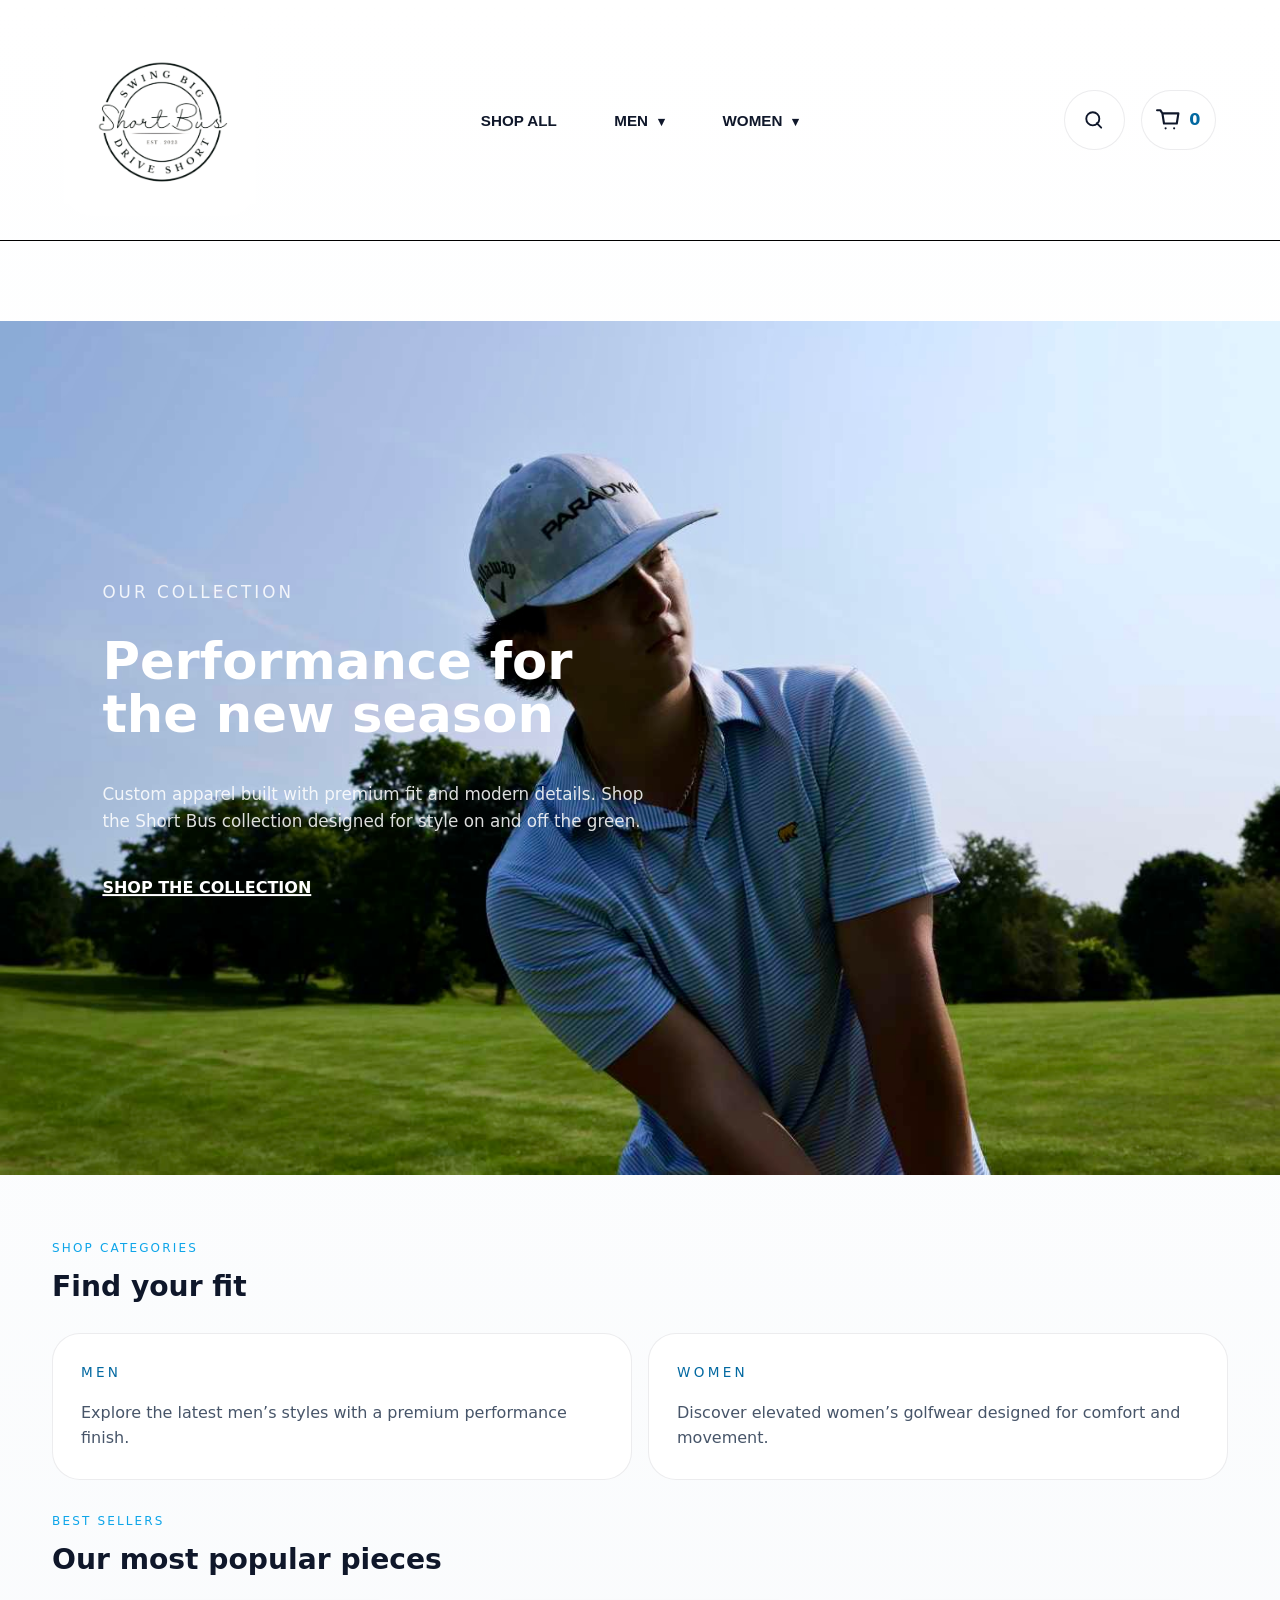
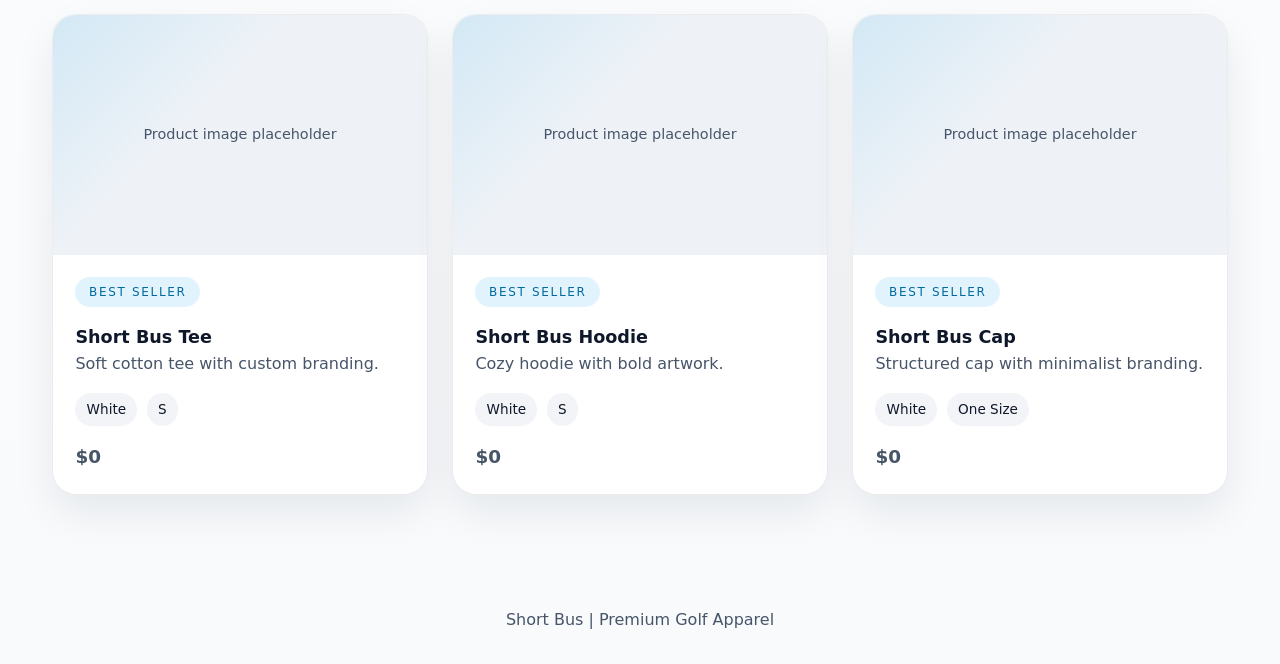
<file: website/index.html>
<!DOCTYPE html>
<html lang="en">
<head>
  <meta charset="UTF-8" />
  <meta name="viewport" content="width=device-width, initial-scale=1.0" />
  <title>Short Bus | Shop</title>
  <link rel="stylesheet" href="styles.css" />
</head>
<body>
  <header class="site-header">
    <a class="brand-mark" href="index.html">
      <img src="assets/sblogo.jpeg" alt="Short Bus logo" class="brand-logo" />
    </a>

    <div class="header-center">
      <button class="nav-item active">SHOP ALL</button>
      <div class="nav-dropdown">
        <button class="nav-item">MEN <span class="caret">▾</span></button>
        <div class="dropdown-menu">Placeholder</div>
      </div>
      <div class="nav-dropdown">
        <button class="nav-item">WOMEN <span class="caret">▾</span></button>
        <div class="dropdown-menu">Placeholder</div>
      </div>
    </div>

    <div class="header-actions">
      <button class="icon-button" aria-label="Search">
        <svg viewBox="0 0 24 24" aria-hidden="true"><path d="M10.5 3.5a7 7 0 1 1 0 14 7 7 0 0 1 0-14Zm9 16.5-4.8-4.8" fill="none" stroke="currentColor" stroke-width="2" stroke-linecap="round"/></svg>
      </button>
      <a class="icon-button cart-button" href="cart.html" aria-label="Cart">
        <svg viewBox="0 0 24 24" aria-hidden="true"><path d="M6 6h15l-1.5 9.5H7.5L6 6Zm0 0L4 3H1" fill="none" stroke="currentColor" stroke-width="2" stroke-linecap="round" stroke-linejoin="round"/><circle cx="9" cy="20" r="1" fill="currentColor"/><circle cx="17" cy="20" r="1" fill="currentColor"/></svg>
        <span id="cartCount">0</span>
      </a>
    </div>
  </header>

  <main>
    <section class="hero-panel">
      <div class="hero-copy">
        <p class="eyebrow">Our Collection</p>
        <h1>Performance for the new season</h1>
        <p>Custom apparel built with premium fit and modern details. Shop the Short Bus collection designed for style on and off the green.</p>
        <div class="hero-actions">
          <a class="hero-link" href="#products">SHOP THE COLLECTION</a>
        </div>
      </div>
      <div class="hero-visual">
        <div class="hero-media">
          <img src="assets/SBG_DB_IMG.jpg" alt="Short Bus hero image" class="hero-photo" />
          <!-- Future video fallback: <video autoplay muted loop class="hero-video"><source src="assets/hero.mp4" type="video/mp4"></video> -->
        </div>
      </div>
    </section>

    <section id="categories" class="category-section">
      <div class="section-header">
        <p class="eyebrow">Shop categories</p>
        <h2>Find your fit</h2>
      </div>
      <div class="category-grid">
        <a class="category-card" href="#">
          <div class="category-label">MEN</div>
          <p>Explore the latest men’s styles with a premium performance finish.</p>
        </a>
        <a class="category-card" href="#">
          <div class="category-label">WOMEN</div>
          <p>Discover elevated women’s golfwear designed for comfort and movement.</p>
        </a>
      </div>
    </section>

    <section id="products" class="product-section">
      <div class="section-header">
        <p class="eyebrow">Best Sellers</p>
        <h2>Our most popular pieces</h2>
      </div>
      <div class="product-grid" id="productGrid"></div>
    </section>
  </main>

  <footer class="site-footer">
    <p>Short Bus | Premium Golf Apparel</p>
  </footer>

  <script src="script.js"></script>
</body>
</html>
</file>
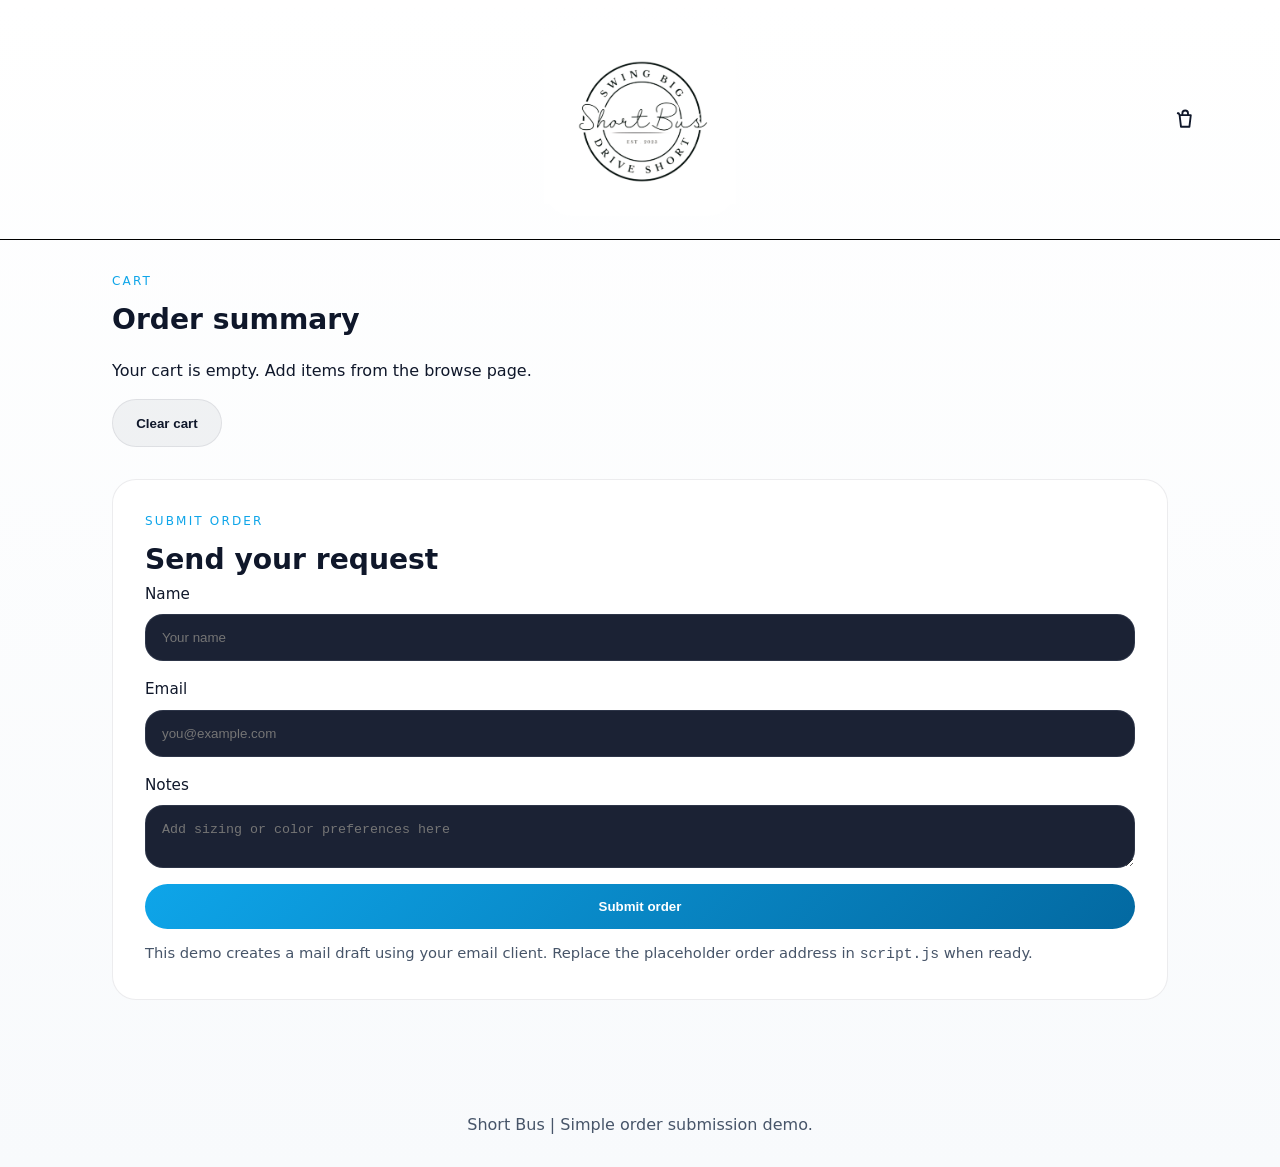
<file: website/cart.html>
<!DOCTYPE html>
<html lang="en">
<head>
  <meta charset="UTF-8" />
  <meta name="viewport" content="width=device-width, initial-scale=1.0" />
  <title>Short Bus | Cart</title>
  <link rel="stylesheet" href="styles.css" />
</head>
<body>
  <header class="site-header cart-page-header">
    <div class="header-center">
      <a class="brand-mark" href="index.html">
        <img src="assets/sblogo.jpeg" alt="Short Bus logo" class="brand-logo" />
      </a>
    </div>

    <div class="header-actions">
      <a class="icon-button bag-button" href="index.html" aria-label="Back to home">
        <svg viewBox="0 0 24 24" aria-hidden="true"><path d="M6 7h12l-1.5 12.5H7.5L6 7Zm0 0L5 5H4" fill="none" stroke="currentColor" stroke-width="2" stroke-linecap="round" stroke-linejoin="round"/><path d="M9 7V5a3 3 0 0 1 6 0v2" fill="none" stroke="currentColor" stroke-width="2" stroke-linecap="round"/></svg>
      </a>
    </div>
  </header>

  <main class="cart-page">
    <section class="cart-panel">
      <div class="section-header">
        <p class="eyebrow">Cart</p>
        <h2>Order summary</h2>
      </div>
      <div id="cartItems" class="cart-items"></div>
      <div class="cart-actions">
        <button class="button secondary" id="clearCart">Clear cart</button>
      </div>
    </section>

    <section class="order-panel">
      <div class="section-header">
        <p class="eyebrow">Submit order</p>
        <h2>Send your request</h2>
      </div>
      <form id="orderForm" class="order-form">
        <label>
          Name
          <input type="text" id="customerName" placeholder="Your name" />
        </label>
        <label>
          Email
          <input type="email" id="customerEmail" placeholder="you@example.com" />
        </label>
        <label>
          Notes
          <textarea id="orderNotes" placeholder="Add sizing or color preferences here"></textarea>
        </label>
        <button class="button primary" type="submit">Submit order</button>
      </form>
      <p class="hint">This demo creates a mail draft using your email client. Replace the placeholder order address in <code>script.js</code> when ready.</p>
    </section>
  </main>

  <footer class="site-footer">
    <p>Short Bus | Simple order submission demo.</p>
  </footer>

  <script src="script.js"></script>
</body>
</html>
</file>
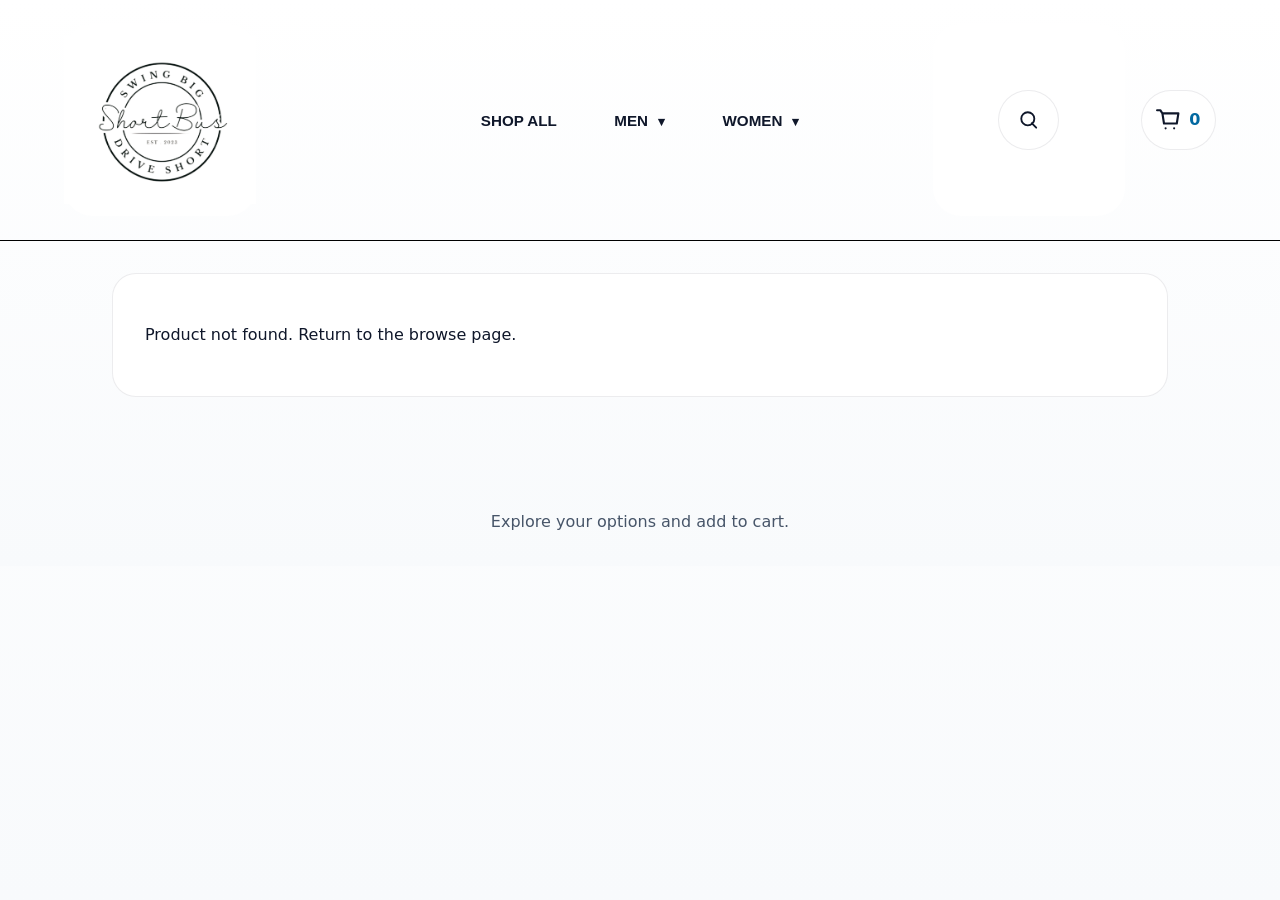
<file: website/item.html>
<!DOCTYPE html>
<html lang="en">
<head>
  <meta charset="UTF-8" />
  <meta name="viewport" content="width=device-width, initial-scale=1.0" />
  <title>Short Bus | Item</title>
  <link rel="stylesheet" href="styles.css" />
</head>
<body>
  <header class="site-header">
    <a class="brand-mark" href="index.html">
        <img src="assets/sblogo.jpeg" alt="Short Bus logo" class="brand-logo" />

    <div class="header-center">
      <button class="nav-item active">SHOP ALL</button>
      <div class="nav-dropdown">
        <button class="nav-item">MEN <span class="caret">▾</span></button>
        <div class="dropdown-menu">Placeholder</div>
      </div>
      <div class="nav-dropdown">
        <button class="nav-item">WOMEN <span class="caret">▾</span></button>
        <div class="dropdown-menu">Placeholder</div>
      </div>
    </div>

    <div class="header-actions">
      <button class="icon-button" aria-label="Search">
        <svg viewBox="0 0 24 24" aria-hidden="true"><path d="M10.5 3.5a7 7 0 1 1 0 14 7 7 0 0 1 0-14Zm9 16.5-4.8-4.8" fill="none" stroke="currentColor" stroke-width="2" stroke-linecap="round"/></svg>
      </button>
      <a class="icon-button cart-button" href="cart.html" aria-label="Cart">
        <svg viewBox="0 0 24 24" aria-hidden="true"><path d="M6 6h15l-1.5 9.5H7.5L6 6Zm0 0L4 3H1" fill="none" stroke="currentColor" stroke-width="2" stroke-linecap="round" stroke-linejoin="round"/><circle cx="9" cy="20" r="1" fill="currentColor"/><circle cx="17" cy="20" r="1" fill="currentColor"/></svg>
        <span id="cartCount">0</span>
      </a>
    </div>
  </header>

  <main class="item-page">
    <div class="item-detail-card" id="itemDetail"></div>
  </main>

  <footer class="site-footer">
    <p>Explore your options and add to cart.</p>
  </footer>

  <script src="script.js"></script>
</body>
</html>
</file>
<file: website/styles.css>
:root {
  color-scheme: light;
  --bg: #f8fafc;
  --surface: #ffffff;
  --surface-strong: #f1f5f9;
  --surface-soft: #eef2f7;
  --text: #0f172a;
  --muted: #475569;
  --accent: #0ea5e9;
  --accent-strong: #0369a1;
  --border: rgba(15, 23, 42, 0.08);
  --radius: 24px;
  font-family: Inter, system-ui, -apple-system, BlinkMacSystemFont, "Segoe UI", sans-serif;
}

* {
  box-sizing: border-box;
}

html, body {
  margin: 0;
  min-height: 100%;
  background: linear-gradient(180deg, #ffffff 0%, #f8fafc 100%);
  color: var(--text);
}

body {
  line-height: 1.6;
}

a {
  color: inherit;
  text-decoration: none;
}

img {
  max-width: 100%;
  display: block;
}

.site-header {
  position: relative;
  display: flex;
  align-items: center;
  justify-content: space-between;
  gap: 2rem;
  padding: 1.5rem max(2rem, 5vw);
  width: 100%;
  border-bottom: 1px solid #000;
}

.brand-wrap {
  display: flex;
  align-items: center;
  gap: 0.5rem;
}

.brand-mark {
  width: 12rem;
  height: 12rem;
  border-radius: 28px;
  display: grid;
  place-items: center;
  background: #ffffff;
}

.brand-logo {
  width: 12rem;
  height: 12rem;
  object-fit: contain;
}

.eyebrow {
  text-transform: uppercase;
  letter-spacing: 0.18em;
  font-size: 0.75rem;
  margin: 0 0 0.35rem;
  color: var(--accent);
}

.site-header h1,
.site-header h2 {
  margin: 0;
}

nav {
  display: flex;
  align-items: center;
  gap: 1rem;
  flex-wrap: wrap;
}

.nav-link {
  padding: 0.85rem 1.1rem;
  border-radius: 999px;
  background: rgba(255, 255, 255, 0.92);
  border: 1px solid rgba(15, 23, 42, 0.08);
  color: var(--text);
  transition: transform 180ms ease, box-shadow 180ms ease, background 180ms ease;
}

.nav-link:hover {
  transform: translateY(-1px);
  box-shadow: 0 18px 40px rgba(15, 23, 42, 0.08);
  background: #ffffff;
}

.header-center {
  position: absolute;
  left: 50%;
  transform: translateX(-50%);
  display: flex;
  align-items: center;
  gap: 2rem;
  z-index: 1;
}

.cart-page-header {
  min-height: 15rem;
  justify-content: flex-start;
}

.cart-page-header .header-center {
  position: absolute;
  top: 50%;
  left: 50%;
  transform: translate(-50%, -50%);
}

.cart-page-header .header-actions {
  position: absolute;
  right: max(2rem, 5vw);
  top: 50%;
  transform: translateY(-50%);
}

.nav-item {
  border: none;
  background: transparent;
  color: var(--text);
  font-size: 0.95rem;
  font-weight: 700;
  cursor: pointer;
  padding: 0.65rem 0.8rem;
  border-radius: 999px;
  transition: color 180ms ease;
}

.nav-item:hover {
  color: var(--accent-strong);
}

.nav-dropdown {
  position: relative;
}

.caret {
  margin-left: 0.35rem;
  font-size: 0.8rem;
}

.dropdown-menu {
  position: absolute;
  top: calc(100% + 0.4rem);
  left: 50%;
  transform: translateX(-50%);
  min-width: 140px;
  background: var(--surface);
  border: 1px solid var(--border);
  border-radius: 18px;
  padding: 0.8rem 1rem;
  box-shadow: 0 18px 40px rgba(15, 23, 42, 0.08);
  color: var(--muted);
  text-align: center;
  opacity: 0;
  visibility: hidden;
  pointer-events: none;
  user-select: none;
  transition: opacity 180ms ease, visibility 180ms ease;
}

.nav-dropdown:hover .dropdown-menu {
  opacity: 1;
  visibility: visible;
  pointer-events: auto;
}

.header-actions {
  display: flex;
  align-items: center;
  gap: 1rem;
}

.icon-button {
  display: inline-flex;
  align-items: center;
  justify-content: center;
  width: 3.8rem;
  height: 3.8rem;
  border-radius: 999px;
  border: 1px solid rgba(15, 23, 42, 0.08);
  background: #ffffff;
  color: var(--text);
  cursor: pointer;
  transition: transform 180ms ease, box-shadow 180ms ease, background 180ms ease;
}

.icon-button:hover {
  transform: translateY(-1px);
  box-shadow: 0 16px 30px rgba(15, 23, 42, 0.08);
}

.icon-button svg {
  width: 1.4rem;
  height: 1.4rem;
}

.cart-button {
  display: inline-flex;
  align-items: center;
  justify-content: center;
  min-width: 4.7rem;
  height: 3.8rem;
  gap: 0.45rem;
  padding: 0 0.9rem;
}

.cart-button svg {
  width: 1.6rem;
  height: 1.6rem;
}

.cart-button span {
  font-weight: 700;
  color: var(--accent-strong);
}

.bag-button {
  border: none;
  background: transparent;
  box-shadow: none;
}

.bag-button:hover {
  background: rgba(14, 165, 233, 0.08);
}

#cartCount {
  margin: 0;
}

main {
  padding: 2rem 2rem 4rem;
  max-width: 1240px;
  margin: 0 auto;
}

.hero-panel {
  position: relative;
  width: 100vw;
  left: 50%;
  right: 50%;
  margin-left: -50vw;
  margin-right: -50vw;
  padding: 3rem 0 2rem;
  overflow: hidden;
}

.hero-copy {
  position: absolute;
  top: 50%;
  left: 8%;
  transform: translateY(-50%);
  z-index: 2;
  display: grid;
  gap: 1.5rem;
  width: min(560px, 90%);
  color: #ffffff;
  text-align: left;
}

.hero-copy h1 {
  margin: 0;
  font-size: clamp(2.5rem, 4vw, 3.5rem);
  line-height: 1.02;
}

.hero-copy p {
  color: rgba(255, 255, 255, 0.86);
  max-width: 36rem;
  font-size: 1.05rem;
}

.hero-actions {
  display: flex;
  align-items: center;
  justify-content: flex-start;
  gap: 1rem;
  flex-wrap: wrap;
}

.hero-link {
  color: #ffffff;
  font-weight: 700;
  text-decoration: underline;
  text-decoration-thickness: 2px;
  text-decoration-color: #ffffff;
  transition: color 180ms ease, text-decoration-color 180ms ease;
}

.hero-link:hover {
  color: var(--accent-strong);
  text-decoration-color: var(--accent-strong);
}

.hero-visual {
  width: 100%;
  min-height: 790px;
}

.hero-media {
  width: 100%;
  min-height: 790px;
  border-radius: 0;
  display: grid;
  place-items: center;
  background: linear-gradient(180deg, rgba(14, 165, 233, 0.08), rgba(15, 23, 42, 0.1)),
              #a3a3a3;
  border: none;
  box-shadow: none;
  overflow: hidden;
  position: relative;
}

.hero-media img.hero-photo,
.hero-media video.hero-video {
  width: 100%;
  height: 100%;
  object-fit: cover;
  object-position: center center;
  display: block;
}

.category-section {
  display: grid;
  gap: 1.5rem;
  padding: 2rem 0;
}

.category-grid {
  display: grid;
  grid-template-columns: repeat(auto-fit, minmax(240px, 1fr));
  gap: 1rem;
}

.category-card {
  display: grid;
  gap: 1rem;
  padding: 1.75rem;
  border-radius: 28px;
  background: var(--surface);
  border: 1px solid var(--border);
  transition: transform 180ms ease, box-shadow 180ms ease, border-color 180ms ease;
}

.category-card:hover {
  transform: translateY(-3px);
  border-color: rgba(14, 165, 233, 0.25);
  box-shadow: 0 20px 40px rgba(15, 23, 42, 0.08);
}

.category-card p {
  margin: 0;
  color: var(--muted);
  line-height: 1.6;
}

.category-label {
  font-size: 0.85rem;
  text-transform: uppercase;
  letter-spacing: 0.24em;
  color: var(--accent-strong);
}

.button {
  display: inline-flex;
  align-items: center;
  justify-content: center;
  gap: 0.5rem;
  padding: 0.95rem 1.45rem;
  border: none;
  border-radius: 999px;
  font-weight: 700;
  cursor: pointer;
  transition: transform 180ms ease, box-shadow 180ms ease, background 180ms ease;
}

.button.primary {
  background: linear-gradient(135deg, var(--accent), var(--accent-strong));
  color: #ffffff;
}

.button.secondary {
  background: rgba(15, 23, 42, 0.05);
  color: var(--text);
  border: 1px solid rgba(15, 23, 42, 0.08);
}

.button:hover {
  transform: translateY(-1px);
}

.product-section,
.cart-page {
  display: grid;
  gap: 2rem;
}

.section-header h2 {
  margin: 0.15rem 0 0;
  font-size: clamp(1.75rem, 2.2vw, 2.4rem);
}

.product-grid {
  display: grid;
  grid-template-columns: repeat(auto-fit, minmax(260px, 1fr));
  gap: 1.5rem;
}

.product-card {
  background: var(--surface);
  border: 1px solid var(--border);
  border-radius: var(--radius);
  overflow: hidden;
  display: grid;
  box-shadow: 0 18px 40px rgba(15, 23, 42, 0.08);
  transition: transform 180ms ease, border-color 180ms ease, box-shadow 180ms ease;
}

.product-card:hover {
  transform: translateY(-4px);
  border-color: rgba(14, 165, 233, 0.35);
  box-shadow: 0 24px 50px rgba(15, 23, 42, 0.12);
}

.product-card a {
  color: inherit;
}

.product-image {
  min-height: 240px;
  display: grid;
  place-items: center;
  background: linear-gradient(135deg, rgba(14, 165, 233, 0.12), transparent 40%),
              var(--surface-soft);
}

.product-image span {
  font-size: 0.9rem;
  color: var(--muted);
}

.product-card-content {
  padding: 1.4rem;
  display: grid;
  gap: 1rem;
}

.product-badge {
  display: inline-flex;
  align-items: center;
  justify-content: center;
  width: fit-content;
  padding: 0.35rem 0.85rem;
  border-radius: 999px;
  background: rgba(14, 165, 233, 0.12);
  color: var(--accent-strong);
  font-size: 0.75rem;
  letter-spacing: 0.14em;
  text-transform: uppercase;
}

.product-card h3 {
  margin: 0;
  font-size: 1.1rem;
}

.product-card p {
  margin: 0;
  color: var(--muted);
}

.product-price {
  font-size: 1.15rem;
  font-weight: 700;
}

.color-options,
.detail-list {
  display: flex;
  flex-wrap: wrap;
  gap: 0.6rem;
  align-items: center;
}

.color-dot {
  width: 1.05rem;
  height: 1.05rem;
  border-radius: 999px;
  border: 2px solid #000;
  background: #fff;
}

.color-pill {
  display: inline-flex;
  align-items: center;
  justify-content: center;
  padding: 0.35rem 0.7rem;
  border-radius: 999px;
  background: rgba(148, 163, 184, 0.12);
  font-size: 0.85rem;
}

.item-page,
.cart-page {
  max-width: 1120px;
}

.item-detail-card {
  display: grid;
  gap: 2rem;
  padding: 2rem;
  border-radius: var(--radius);
  background: var(--surface);
  border: 1px solid var(--border);
}

.item-detail-layout {
  display: grid;
  gap: 2rem;
  grid-template-columns: minmax(280px, 1fr) minmax(320px, 1.25fr);
}

.item-detail-image {
  min-height: 400px;
  display: grid;
  place-items: center;
  border-radius: 28px;
  background: linear-gradient(135deg, rgba(14, 165, 233, 0.12), transparent 30%),
              var(--surface-soft);
}

.detail-meta h2 {
  margin: 0;
  font-size: clamp(2rem, 3vw, 2.75rem);
}

.detail-meta p {
  color: var(--muted);
}

.detail-row {
  display: grid;
  gap: 1rem;
}

.detail-row label {
  display: grid;
  gap: 0.5rem;
  font-size: 0.95rem;
}

.detail-row select,
.detail-row input,
.detail-row textarea {
  width: 100%;
  padding: 0.95rem 1rem;
  border-radius: 18px;
  border: 1px solid rgba(15, 23, 42, 0.1);
  background: #f8fafc;
  color: var(--text);
}

.detail-row textarea {
  min-height: 120px;
  resize: vertical;
}

.detail-btns {
  display: flex;
  flex-wrap: wrap;
  gap: 1rem;
}

.cart-items {
  display: grid;
  gap: 1rem;
}

.cart-card {
  padding: 1.25rem;
  border-radius: 24px;
  background: var(--surface);
  border: 1px solid var(--border);
}

.cart-card h3,
.cart-card p {
  margin: 0;
}

.cart-card p {
  color: var(--muted);
}

.cart-card .meta-row {
  margin-top: 1rem;
  display: flex;
  flex-wrap: wrap;
  gap: 0.85rem;
}

.order-panel {
  border-radius: var(--radius);
  background: var(--surface);
  border: 1px solid var(--border);
  padding: 2rem;
}

.order-form {
  display: grid;
  gap: 1rem;
}

.order-form label {
  display: grid;
  gap: 0.5rem;
  font-size: 0.95rem;
}

.order-form input,
.order-form textarea {
  width: 100%;
  border-radius: 18px;
  border: 1px solid rgba(148, 163, 184, 0.15);
  padding: 0.95rem 1rem;
  background: rgba(15, 23, 42, 0.95);
  color: var(--text);
}

.hint {
  margin: 0.75rem 0 0;
  color: var(--muted);
  font-size: 0.92rem;
}

.footer {
  margin-top: 3rem;
}

.site-footer {
  text-align: center;
  color: var(--muted);
  padding: 2rem 0 1rem;
}

@media (max-width: 820px) {
  .item-detail-layout {
    grid-template-columns: 1fr;
  }

  .site-header {
    flex-direction: column;
    align-items: flex-start;
  }

  .hero-panel,
  main {
    padding: 0 1.5rem 3rem;
  }
}
</file>
